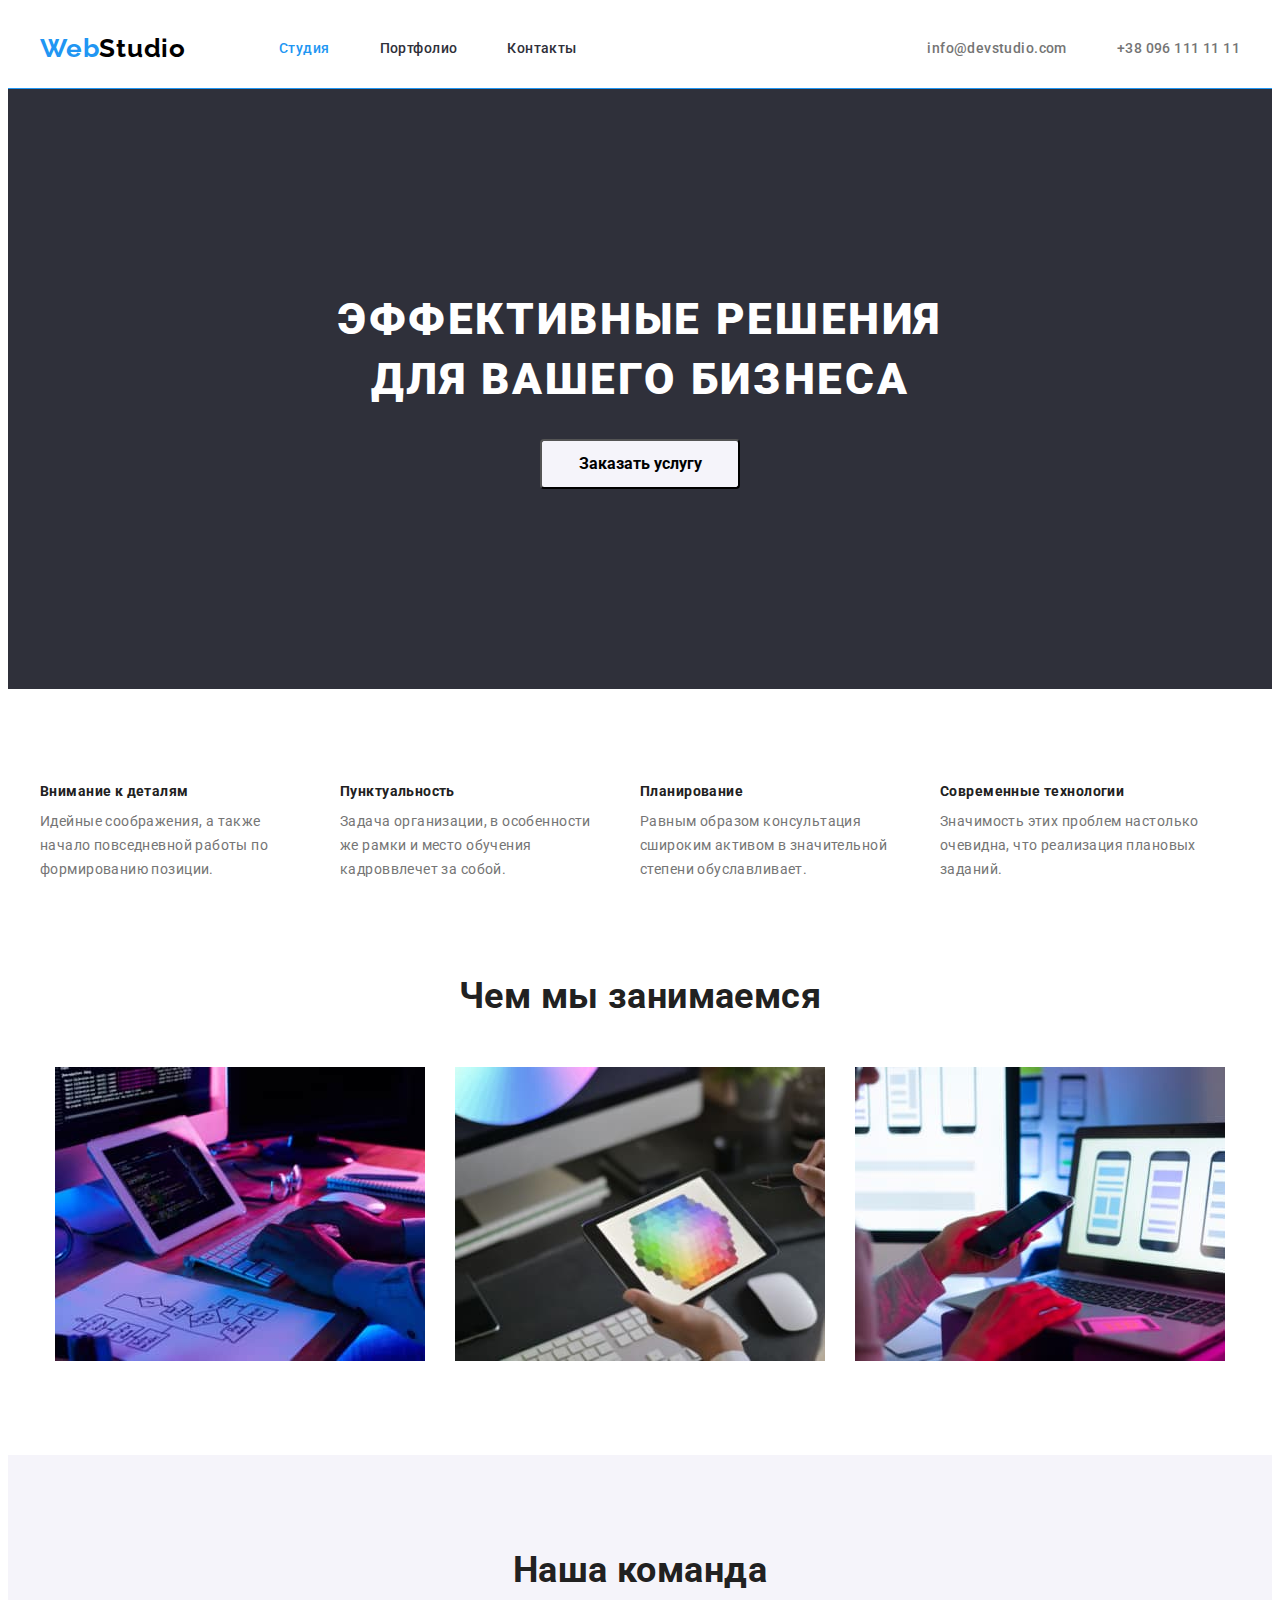
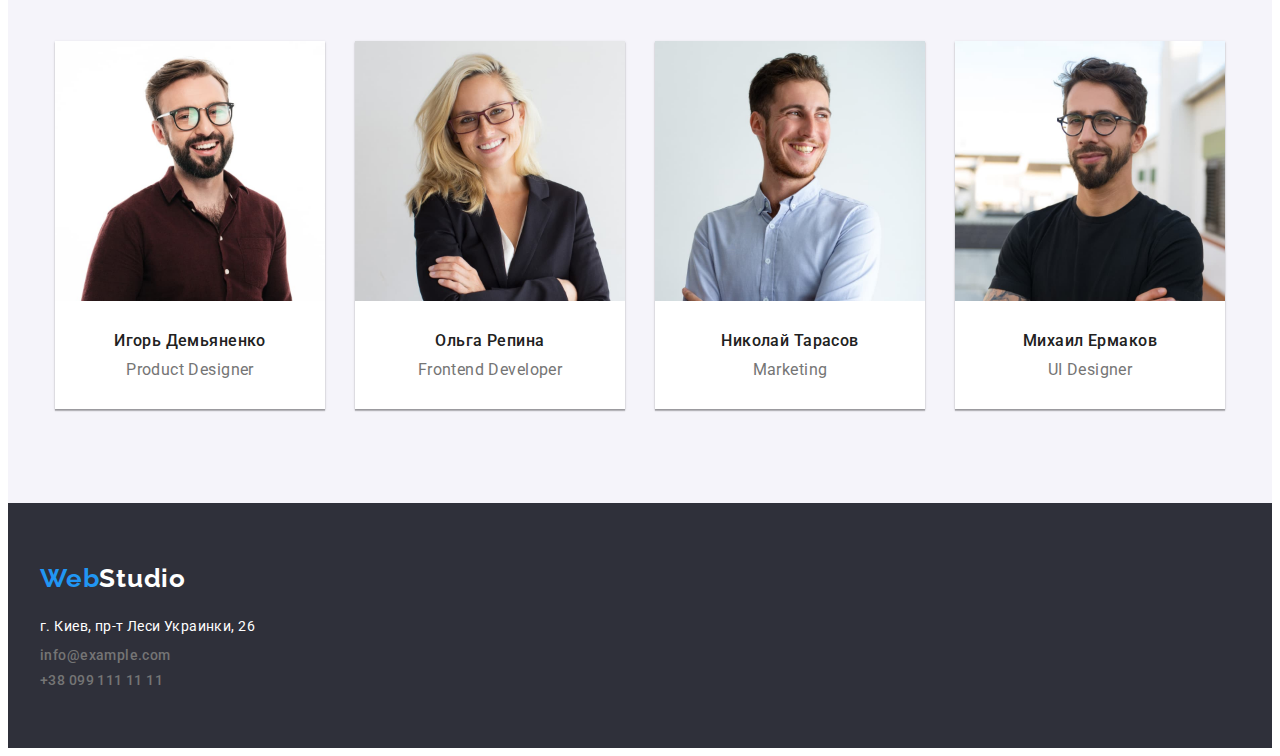
<file: index.html>
<!DOCTYPE html>
<html lang="en">
<head>
    <meta charset="UTF-8">
    <meta http-equiv="X-UA-Compatible" content="IE=edge">
    <meta name="viewport" content="width=device-width, initial-scale=1.0">
    <title>Document</title>
    <link rel="preconnect" href="https://fonts.googleapis.com">
<link rel="preconnect" href="https://fonts.gstatic.com" crossorigin>
<link href="https://fonts.googleapis.com/css2?family=Roboto:ital,wght@0,400;0,500;0,700;0,900;1,400;1,500;1,700;1,900&display=swap" rel="stylesheet">
<link rel="stylesheet" href="https://cdnjs.cloudflare.com/ajax/libs/modern-normalize/1.1.0/modern-normalize.min.css" integrity="sha512-wpPYUAdjBVSE4KJnH1VR1HeZfpl1ub8YT/NKx4PuQ5NmX2tKuGu6U/JRp5y+Y8XG2tV+wKQpNHVUX03MfMFn9Q==" crossorigin="anonymous" referrerpolicy="no-referrer" />
    <link rel="stylesheet" href="./CSS/style.css">
    <link rel="preconnect" href="https://fonts.googleapis.com">
    <link rel="preconnect" href="https://fonts.googleapis.com">
    <link rel="preconnect" href="https://fonts.gstatic.com" crossorigin>
    <link href="https://fonts.googleapis.com/css2?family=Raleway:wght@700&display=swap" rel="stylesheet">
<body class="body">
    <!-- header -->
   <header class="header-box">
       <div class="container flex">     
       <nav class="flex"><a href="" class="logo" lang="en">
        <span class="web">Web</span>Studio</a>
   <ul class="style-nav">
    <li class="list-style-maino"><a href="./index.html" class="link-main">Студия</a></li>
    <li class="list-style"><a href="./porfolio.html" class="link"> Портфолио</a></li>
    <li class="list-style"> <a href="" class="link"> Контакты</a></li>
</ul>
    </nav>
    
        <ul class="auth-nav">
        <li class="linknav-list-left"><a href="" class="linknav linknav">info@devstudio.com</a></li>
        <li class="linknav-list"><a href="" class="linknav">+38 096 111 11 11</a></li>
        
    </ul>
    </div>
</header>


<main>
    <!-- ===========HERO============== -->

    <section class="main-title">
        <div class="container">
        <h1 class="title">ЭФФЕКТИВНЫЕ РЕШЕНИЯ<br>ДЛЯ ВАШЕГО БИЗНЕСА </h1>
        <button type="button" class="button">Заказать услугу</button>
        </div>
    </section>



<section class="section">
<div class="container">
    <ul class="hero">
        <li class="list"><h3 class="headlines">Внимание к деталям</h3>
           <p class="plist">Идейные соображения, а также начало повседневной работы по формированию позиции.</p></li>
            <li class="list"><h3 class="headlines">Пунктуальность</h3>
               <p class="plist">Задача организации, в особенности же рамки и место обучения кадроввлечет за собой.</p></li>
                <li class="list"><h3 class="headlines">Планирование</h3>
                   <p class="plist"> Равным образом консультация сшироким активом в значительной степени обуславливает.</p></li>
                    <li class="list"><h3 class="headlines">Современные технологии</h3>
                       <p class="plist"> Значимость этих проблем настолько очевидна, что реализация плановых заданий.</p></li>
    </ul>
    </div>
    </section>
    <!-- /* ===============WHAT WE DO================= */ -->
    <section class="section section-whatwedo">
        <div class="container">
    <h2 class="main-headlines">Чем мы занимаемся</h2>
    <ul class="images">
        <li class="img-list"><img src="./images/img1.jpg" width=370 height="294" alt="разработчик работает над проектом"> </li>
        <li class="img-list"><img src="./images/img2.jpg" width="370" height="294" alt="дизайнеры работают над мобильным приложением"></li>
        <li class="img-list"><img src="./images/img3.jpg" width="370" height="294" alt="креативный веб дизайнер выбирает цвет на планшете"></li>
    </ul>
    </div>
</section>

<!-- /* ==============TEAM============= */ -->
    <section class="our-team section">
        <div class="container">
        <h2 class="main-headlines-bot">Наша команда</h2>
        <ul class="all-employee">
            <li class="employee">
                
                <img src="./images/developer1.jpg" width="270" height="260" alt="Product Designer">
                <div class="cards-work"><h3 class="workers">Игорь Демьяненко</h3>
       <p class="positions">Product Designer</p>
</div>

</li>
        <li class="employee">
            <img src="./images/developer2.jpg" width="270" height="260" alt="Frontend Developer">
            <div class="cards-work">
          <h3 class="workers">Ольга Репина</h3><p class="positions">Frontend Developer</p>
        </div>
    </li>
        <li class="employee">
            
                <img src="./images/developer3.jpg" width="270" height="260" alt="Marketing">
                <div class="cards-work">
             <h3 class="workers">Николай Тарасов</h3><p class="positions">Marketing</p>
</div>
    
</li>
        <li class="employee">
           
                <img src="./images/developer4.jpg" width="270" height="260" alt="UI Designer">
                <div class="cards-work">
              <h3 class="workers">Михаил Ермаков</h3><p class="positions">UI Designer</p>
            </div>
    </li>

        </ul>
        </div>
    </section>
</main>
<!-- /* ==================FOOTER====================== */ -->
    <footer class="downfooter">
        <div class="container">
        <a href="" class="logodown" lang="en">
            <span class="web">Web</span>Studio</a>
<address>
    <ul class="footer-list">
<li><p class="address">г. Киев, пр-т Леси Украинки, 26</p></li>
 <li class="list-nav"><a href="" class="linknav-footer">info@example.com</a></li>  
<li class="list-nav footer-address"> <a href="" class="linknav-footer"> +38 099 111 11 11</a></li>
</ul>
</address>
</div>
    </footer>

</body>
</html>
</file>
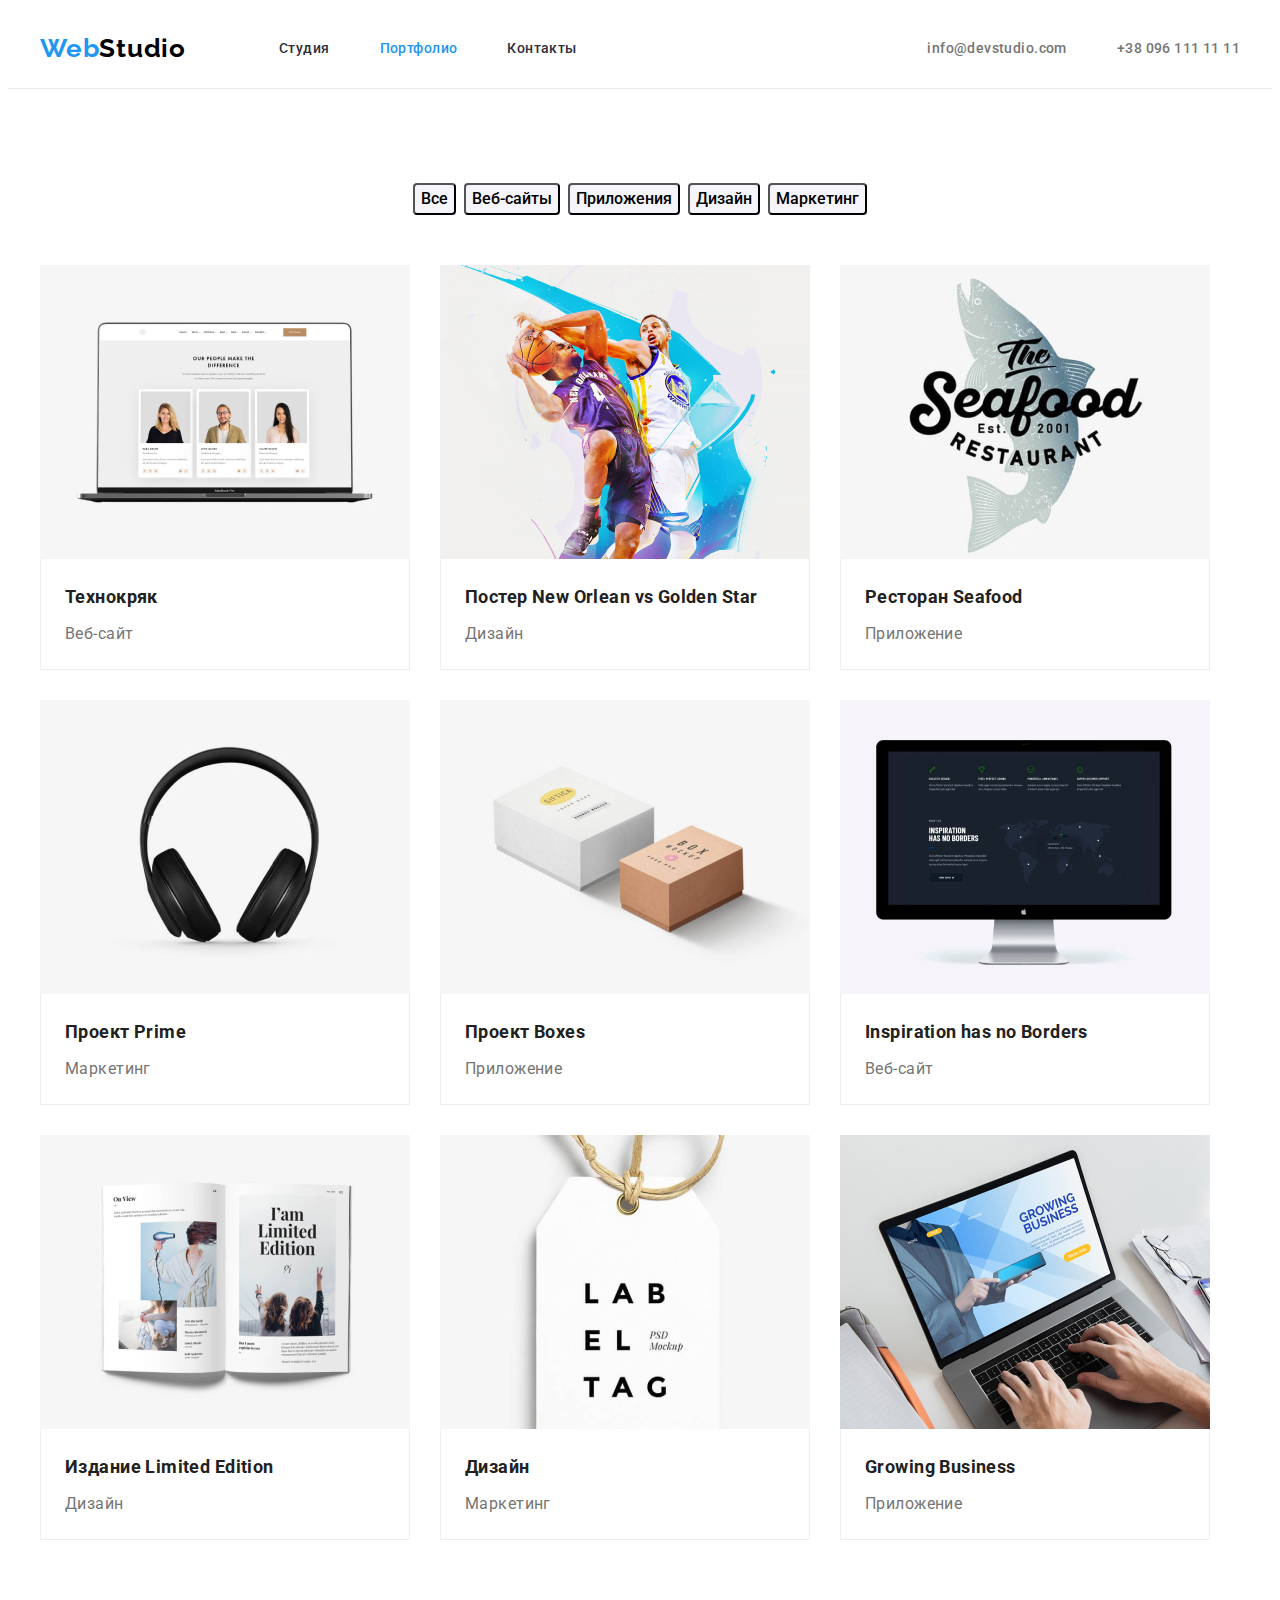
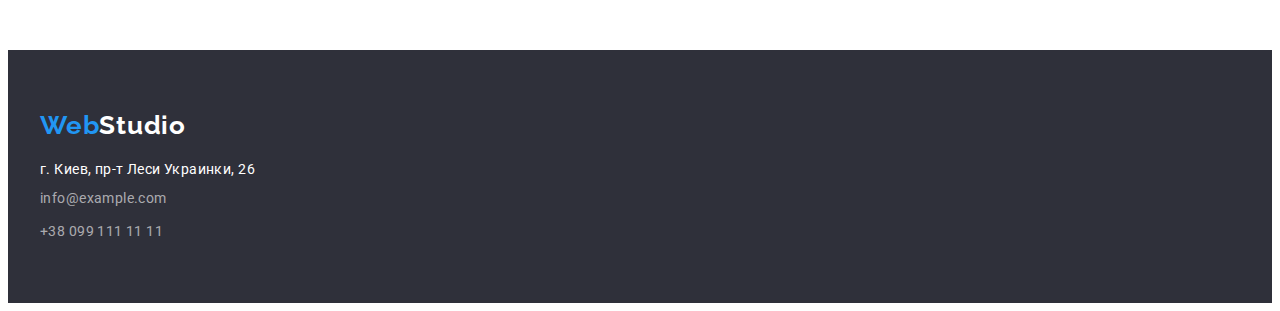
<file: porfolio.html>
<!DOCTYPE html>
<html lang="en">
<head>
    <meta charset="UTF-8">
    <meta http-equiv="X-UA-Compatible" content="IE=edge">
    <meta name="viewport" content="width=device-width, initial-scale=1.0">
    <title>Document</title>
    <link rel="preconnect" href="https://fonts.googleapis.com">
    <link rel="preconnect" href="https://fonts.gstatic.com" crossorigin>
    <link href="https://fonts.googleapis.com/css2?family=Roboto:ital,wght@0,400;0,500;0,700;0,900;1,400;1,500;1,700;1,900&display=swap" rel="stylesheet">
      
        <link rel="preconnect" href="https://fonts.googleapis.com">
        <link rel="preconnect" href="https://fonts.googleapis.com">
        <link rel="preconnect" href="https://fonts.gstatic.com" crossorigin>
        <link href="https://fonts.googleapis.com/css2?family=Raleway:wght@700&display=swap" rel="stylesheet">
    <link rel="stylesheet" href="https://cdnjs.cloudflare.com/ajax/libs/modern-normalize/1.1.0/modern-normalize.min.css"
        integrity="sha512-wpPYUAdjBVSE4KJnH1VR1HeZfpl1ub8YT/NKx4PuQ5NmX2tKuGu6U/JRp5y+Y8XG2tV+wKQpNHVUX03MfMFn9Q=="
        crossorigin="anonymous" referrerpolicy="no-referrer" />
    <link rel="stylesheet" href="./CSS/style.css">
    <body class="body">
    <header class="header-box-port">  
        <div class="container flex">
        <nav class="flex"><a href="" class="logo" lang="en">
            <span class="web">Web</span>Studio</a>
            <ul class="style-nav">
                <li class="list-style-lft"><a href="./index.html" class="link">Студия</a></li>
                <li class="list-style-main"><a href="./porfolio.html" class="link-main"> Портфолио</a></li>
                <li class="list-style"> <a href="" class="link"> Контакты</a></li>
            </ul>
     </nav>
     
     <ul class="auth-nav">
        <li class="prt-list"><a href="" class="linknav">info@devstudio.com</a></li>
        <li><a href="" class="linknav">+38 096 111 11 11</a></li>
         
     </ul>
    </div>
 </header>
 <main>
     <!-- =================HERO===================== -->
     <section class="section portfolio-nav">
         <div class="container">
     <ul class="btns">
         <li class="btns-list"> <button type="button" class="button-port">
            Все</button></li>
        <li class="btns-list"><button type="button" class="button-port">
            Веб-сайты</button></li>
        <li class="btns-list"><button type="button" class="button-port">
            Приложения</button></li>
        <li class="btns-list"><button type="button" class="button-port">
            Дизайн</button></li>
        <li class="btns-list"><button type="button" class="button-port">
            Маркетинг</button></li>
     </ul>

     <ul class="imgs">
         <li class="image-list"><img src="./images/notebook.jpg" width="370" height="294" alt="ноутбук">
    <div class="cards-worker"> <h3 class="image-title">Технокряк</h3> <p class="
description">Веб-сайт</p> </div>
         <li class="image-list"><img src="./images/basketball-player.jpg" width="370" height="294" alt="Постер New Orlean vs Golden Star">
    <div class="cards-worker"> <h3 class="image-title">Постер New Orlean vs Golden Star</h3> <p class="
description">Дизайн</p></div> </li>
         <li class="image-list"><img src="./images/seafood.jpg" width="370" height="294" alt="Ресторан Seafood на фоне рыбы">
    <div class="cards-worker"> <h3 class="image-title">Ресторан Seafood</h3> <p class="
description">Приложение</p> </div></li>
         <li class="image-list"><img src="./images/headphones.jpg" width="370" height="294" alt="наушники">
    <div class="cards-worker"> <h3 class="image-title">Проект Prime</h3> <p class="
description">Маркетинг</p></div> </li>
         <li class="image-list"><img src="./images/box.jpg" width="370" height="294" alt="два ящика">
    <div class="cards-worker"> <h3 class="image-title">Проект Boxes</h3>
<p class="description">Приложение</p></div> </li>
         <li class="image-list"><img src="./images/monitor.jpg" width="370" height="294" alt="монитор">
    <div class="cards-worker"> <h3 class="image-title">Inspiration has no Borders</h3> <p class="
description">Веб-сайт</p></div> </li>
         <li class="image-list"><img src="./images/book.jpg" width="370" height="294" alt="книга">
    <div class="cards-worker">  <h3 class="image-title">Издание Limited Edition</h3> <p class="
description">Дизайн</p></div> </li>
         <li class="image-list"><img src="./images/label-tag.jpg" width="370" height="294" alt="бирка">
    <div class="cards-worker"> <h3 class="image-title">Дизайн</h3> <p class="
        description">Маркетинг</p> </div></li>
         <li class="image-list"><img src="./images/notebook1.jpg" width="370" height="294" alt="работа за ноутбуком">
    <div class="cards-worker"> <h3 class="image-title">Growing Business</h3> <p class="
description">Приложение</p></div> </li>
     </ul>
    </div>
 </section></main>
<!-- /* ======================FOOTER==================================== */ -->
 <footer class="downfooter-port">
     <div class="container">
    <a href="" class="logodown-port" lang="en">
        <span class="web">Web</span>Studio</a>
<address>
    <ul class="portfoot-list">
<li><p class="address-port"> г. Киев, пр-т Леси Украинки, 26</p> </li> 
<li class="list-nav"><a href="" class="linknav-port"> info@example.com</a></li> 
<li class="list-nav"><a href="" class="linknav-port"> +38 099 111 11 11</a></li>
</ul>
</address>
</div>
 </footer>

</body>
</html>
</file>
<file: CSS/style.css>
.body {
  font-family: 'Roboto', sans-serif;
  background-color: var(--primary-bacground-color);

  font-size: 14px;
  font-weight: 400;
  font-style: normal;
  letter-spacing: 0.03em;
  color: #757575;
}
address {
  font-style: normal;
}
img {
  display: block;
}
ul {
  list-style: none;
}
p {
  margin: 0;
}
.container {
  width: 1200px;
  padding-left: 15px;
  padding-right: 15px;
  margin-right: auto;
  margin-left: auto;
}
.section {
  padding-top: 94px;
  padding-bottom: 94px;
}
/* global */
.logo {
  font-family: Raleway;
  font-weight: bold;
  font-size: 26px;
  line-height: 31px;
  letter-spacing: 0.03em;
  color: black;
  text-decoration: none;
  display: inline-block;
}
.web {
  color: #2196f3;
}
/* logo */
/* ===================header=================== */

.style-nav {
  display: flex;
  margin-top: 0px;
  margin-bottom: 0px;
  padding-left: 0px;
  justify-content: center;
  margin-left: 93px;
  align-items: center;
}

.style-nav .link-main {
  font-size: 14px;
  line-height: 16px;
  font-weight: 500;
  color: #2196f3;
  text-decoration: none;
  list-style: none;
  display: block;
  /* margin-top: 32px;
  margin-bottom: 32px; */
}
.style-nav .link {
  display: block;
  font-size: 14px;
  line-height: 16px;
  font-weight: 500;
  color: #2f303a;
  text-decoration: none;
  padding-top: 32px;
  padding-bottom: 32px;
}
.list-style {
  margin-left: 50px;
}
.style-nav .link:hover,
.style-nav .link:focus {
  color: #2196f3;
}
.auth-nav .linknav {
  font-size: 14px;
  line-height: 16px;
  font-weight: 500;
  text-decoration: none;
  list-style: none;
  color: #757575;
}
.auth-nav .linknav:focus,
.auth-nav .linknav:hover {
  color: #2196f3;
}

.linknav-list {
  margin-left: 50px;
}
.auth-nav {
  display: flex;
  align-items: center;
  padding-left: 0;
  margin: 0px;
  margin-left: auto;
}
.auth-nav .linknav-list + .linknav-list {
  margin-left: 50px;
}
.header-box {
  border-bottom: 1px solid #2196f3;
}
.flex {
  display: flex;
  align-items: center;
}
/* ===================header=================== */

.main-title {
  background-color: #2f303a;
  color: #ffffff;
  text-align: center;
  margin-right: 0px;
  margin-left: 0px;
  padding-top: 200px;
  padding-bottom: 200px;
}
.main-title .title {
  margin-bottom: 30px;
  margin-top: 0px;
  font-size: 44px;
  line-height: 60px;
  font-weight: 900;
  letter-spacing: 0.06em;
}
.button {
  font-family: 'Roboto';
  border-radius: 4px;
  background-color: #f5f4fa;
  color: black;
  font-size: 16px;
  line-height: 30px;
  font-weight: 700;
  width: 200px;
  height: 50px;
  left: 700px;
  top: 430px;
  cursor: pointer;
  display: inline-block;
}
.button:hover {
  background-color: #2196f3;
  color: #ffffff;
  cursor: pointer;
}
/* effect button */
.hero {
  margin-top: 0px;
  margin-bottom: 0px;
  display: flex;
  padding-left: 0px;
}
.hero .list + .list {
  margin-left: 30px;
}
.hero .plist {
  font-size: 14px;
  line-height: 24px;
  margin-top: 0px;
  margin-bottom: 0px;
  width: 270px;
}
.hero .headlines {
  font-size: 14px;
  line-height: 16px;
  color: #212121;
  font-weight: 700;
  margin-top: 0px;

  margin-bottom: 10px;
}
/* ===============WHAT WE DO================= */
.main-headlines {
  font-size: 36px;
  line-height: 42px;
  font-weight: 700;
  color: #212121;
  margin-bottom: 50px;
  text-align: center;
  margin-top: 0;
}
.section-whatwedo {
  padding-top: 0;
}
.images {
  margin-top: 0px;
  display: flex;
  justify-content: center;
  padding: 0px;
  margin-bottom: 0px;
}
.img-list {
  width: 370px;
}
/* ==============TEAM============= */
.all-employee {
  padding-bottom: 94px;
  margin-bottom: 0px;
  margin-top: 0px;
  display: flex;
  justify-content: center;
  padding: 0;
}
.all-employee .employee + .employee {
  margin-left: 30px;
}

.images .img-list + .img-list {
  margin-left: 30px;
}
.our-team {
  background-color: #f5f4fa;
  padding-top: 94px;
  margin-left: 0px;
}
.main-headlines-bot {
  font-size: 36px;
  line-height: 42px;
  font-weight: 700;
  color: #212121;
  margin-bottom: 50px;
  text-align: center;
  margin-top: 0px;
}

.employee {
  width: 270px;
  background: #ffffff;
  box-shadow: 0px 1px 3px rgba(0, 0, 0, 0.12), 0px 1px 1px rgba(0, 0, 0, 0.14),
    0px 2px 1px rgba(0, 0, 0, 0.2);
}
.workers {
  font-weight: 500;
  font-size: 16px;
  line-height: 19px;
  text-align: center;
  color: #212121;
  margin-bottom: 10px;
  margin-top: 0;
}
.positions {
  font-size: 16px;
  line-height: 19px;
  font-weight: 400;
  text-align: center;
  margin: 0px;
}
.cards-work {
  padding-top: 30px;
  padding-bottom: 30px;
}
/* ==================FOOTER====================== */
.downfooter {
  background-color: #2f303a;
}
.logodown {
  font-family: Raleway;
  font-weight: bold;
  font-size: 26px;
  line-height: 31px;
  letter-spacing: 0.03em;
  color: #ffffff;
  text-decoration: none;
  display: inline-block;
  margin-bottom: 20px;
}
.web {
  color: #2196f3;
}
.address {
  margin-bottom: 0px;
  margin-top: 0px;
  text-align: left;
  font-size: 14px;
  line-height: 24px;
  color: #ffffff;
  font-weight: 400;
}
.footer-list {
  padding-left: 0px;
  margin: 0px;
  font-style: normal;
}
.linknav-footer {
  font-size: 14px;
  line-height: 16px;
  font-weight: 500;
  text-decoration: none;
  list-style: none;
  color: #757575;
  display: inline-block;
}
.list-nav {
  margin-top: 9px;
}
.downfooter .linknav-footer:focus,
.downfooter .linknav-footer:hover {
  color: #2196f3;
}
.downfooter {
  padding-bottom: 60px;
  padding-top: 60px;
}
/* footeer */

/* =================Portfolio================ */
.port-header {
  display: flex;
  align-items: center;
}
.header-box-port {
  border-bottom: 1px solid #ececec;
}

.style-nav-port {
  margin: 0%;
  display: flex;
  padding: 0px;
  margin-left: 93px;
  align-items: center;
}

.web {
  color: #2196f3;
}
.link-current {
  font-size: 14px;
  line-height: 16px;
  font-weight: 500;
  color: #2196f3;
  text-decoration: none;
  list-style: none;
  padding-top: 32px;
  padding-bottom: 32px;
}
.list-current {
  margin-left: 50px;
  margin-right: 50px;
}
.link-port {
  padding-top: 32px;
  padding-bottom: 32px;
}
.link-port-left {
  font-size: 14px;
  line-height: 16px;
  font-weight: 500;
  color: #212121;
  text-decoration: none;
  list-style: none;
  padding-top: 32px;
  padding-bottom: 32px;
}
.link-port-left:focus,
.link-port-left:hover {
  color: #2196f3;
}
.style-nav-port .link-port {
  font-size: 14px;
  line-height: 16px;
  font-weight: 500;
  color: #212121;
  text-decoration: none;
  list-style: none;
}
.list-style-main {
  margin-left: 50px;
}
.style-nav-port .link-port:hover,
.style-nav-port .link-port:focus {
  color: #2196f3;
}
.auth-nav .linknav-port {
  font-size: 14px;
  line-height: 16px;
  font-weight: 500;
  text-decoration: none;
  list-style: none;
  color: #757575;
}
.auth-nav .linknav:focus,
.auth-nav .linknav:hover {
  color: #2196f3;
}
.auth-nav .prt-list {
  margin-right: 50px;
}

/* header-portfolio */

.portfolio-nav {
  font-weight: 500;
  font-size: 16px;
  line-height: 1.62;
}
.btns {
  display: flex;
  justify-content: center;
  padding-left: 0px;
  margin: 0px;
  margin-bottom: 50px;
}
.btns .btns-list + .btns-list {
  margin-left: 8px;
}
.button-port {
  font-family: 'Roboto';
  border-radius: 4px;
  background-color: #f5f4fa;
  color: black;
  font-weight: 500;
  font-size: 16px;
  line-height: 26px;
  cursor: pointer;
}
.button-port:hover {
  background-color: #2196f3;
  color: #ffffff;
  cursor: pointer;
}
/* buttons portfolio */
.imgs {
  display: flex;
  flex-wrap: wrap;
  margin-top: 0px;
  padding: 0%;
}

.image-list {
  box-sizing: border-box;
  min-width: 370px;
}
.imgs .image-list .image-title {
  margin-bottom: 4px;
  font-weight: bold;
  font-size: 18px;
  line-height: 36px;
  color: #212121;
  margin-top: 0;
  margin-left: auto;
  margin-right: auto;
}
.description {
  margin-bottom: 0;
  margin-top: 0px;
  font-size: 16px;
  line-height: 30px;
  font-weight: 400;
}
.cards-worker {
  padding: 20px 24px;
  border-bottom: 1px solid #eeeeee;
  border-left: 1px solid #eeeeee;
  border-right: 1px solid #eeeeee;
}
.image-list:not(:nth-last-child(3n + 1)) {
  margin-right: 30px;
}
.image-list:not(:nth-last-child(-n + 3)) {
  margin-bottom: 30px;
}
/*assortment */
/* ======================FOOTER==================================== */
.logodown-port {
  display: inline-block;
  margin-bottom: 20px;

  font-family: Raleway;
  font-weight: bold;
  font-size: 26px;
  line-height: 31px;
  letter-spacing: 0.03em;
  color: #ffffff;
  text-decoration: none;
}
.web {
  color: #2196f3;
}
.downfooter-port {
  background-color: #2f303a;
  padding-top: 60px;
  padding-bottom: 60px;
}
.address-port {
  color: #ffffff;
  margin-top: 0px;
  margin-bottom: 0px;
}
.downfooter-port .linknav-port {
  display: inline-block;
  font-size: 14px;
  line-height: 24px;
  color: rgba(255, 255, 255, 0.6);
  text-decoration: none;
  list-style: none;
}
.downfooter-potr .linknav-port:focus,
.downfooter-port .linknav-port:hover {
  color: #2196f3;
}
.portfoot-list {
  padding: 0;
  margin: 0;
}
</file>
